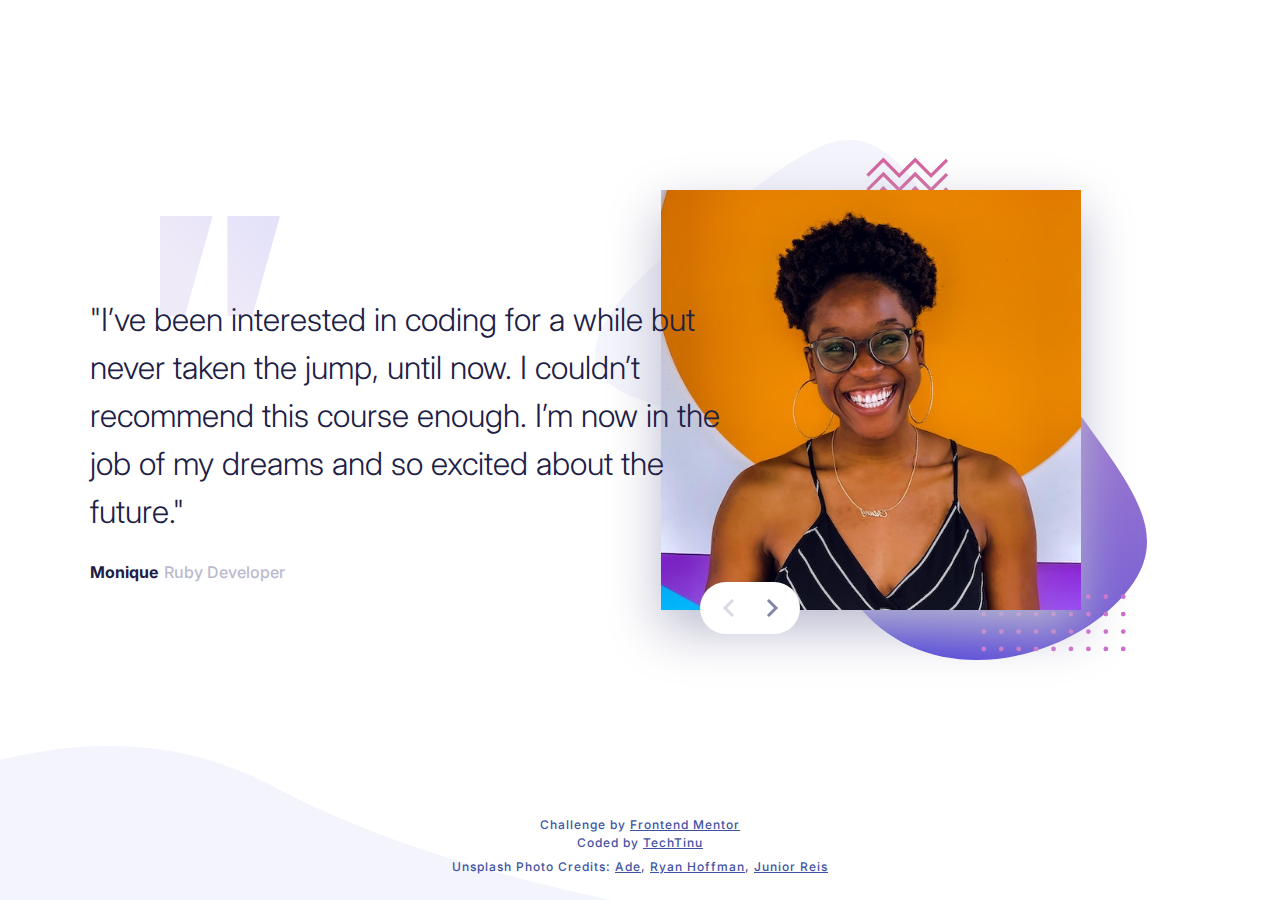
<file: index.html>
<!DOCTYPE html>
<html lang="en">
  <head>
    <meta charset="UTF-8" />
    <!-- displays site properly based on user's device -->
    <meta name="viewport" content="width=device-width, initial-scale=1.0" />
    <link rel="icon" type="image/png" sizes="32x32" href="./assets/images/favicon-32x32.png" />
    <!-- Google Fonts -->
    <link rel="preconnect" href="https://fonts.googleapis.com">
    <link rel="preconnect" href="https://fonts.gstatic.com" crossorigin>
    <link href="https://fonts.googleapis.com/css2?family=Inter:wght@300;500;700&display=swap" rel="stylesheet">    
    <!-- Project Stylesheets -->
    <link rel="stylesheet" href="css/reset.css" />
    <link rel="stylesheet" href="css/style.css" />
    <title>Coding Bootcamp Testimonials Slider | Frontend Mentor</title>
  </head>
  <body>
    <main>
      <header>
        <h1 class="sr-only">Coding Bootcamp Testimonials Slider - A Frontend Mentor Project</h1>
      </header>

      <div class="container">
        <ul>
          <li class="testimonial">
            <div class="testimonial__img">
              <img src="./assets/images/image-monique.jpg" alt="Monique, coding bootcamp student">
            </div>
            <div class="testimonial__body">
              <p class="testimonial__quote">"I’ve been interested in coding for a while but never taken the jump, until now. I couldn’t recommend this course enough. I’m now in the job of my dreams and so excited about the future."</p>
              <div class="testimonial__byline">
                <p class="author">Monique</p>
                <p class="title">Ruby Developer</p>
              </div>
            </div>
          </li>

          <li class="testimonial hide">
            <div class="testimonial__img">
              <img src="./assets/images/image-john.jpg" alt="John, coding bootcamp student">
            </div>
            <div class="testimonial__body">
              <p class="testimonial__quote">"If you want to lay the best foundation possible I’d recommend taking this course. The depth the instructors go into is incredible. I now feel so confident about starting up as a professional developer."</p>
              <div class="testimonial__byline">
                <p class="author">John</p>
                <p class="title">Frontend Developer</p>
              </div>
            </div>
          </li>

          <li class="testimonial hide">
            <div class="testimonial__img">
              <img src="./assets/images/image-tanya.jpg"  alt="Tanya, coding bootcamp student">
            </div>
            <div class="testimonial__body">
              <p class="testimonial__quote">"I’ve been interested in coding for a while but never taken the jump, until now. I couldn’t recommend this course enough. I’m now in the job of my dreams and so excited about the future."</p>
              <div class="testimonial__byline">
                <p class="author">Tanya</p>
                <p class="title">UX Engineer</p>
              </div>
            </div>
          </li>
          
          <li class="testimonial hide">
            <div class="testimonial__img">
              <img src="./assets/images/image-theo.jpg" alt="Theo, coding bootcamp student">
            </div>
            <div class="testimonial__body">
              <p class="testimonial__quote">"If you want to lay the best foundation possible I’d recommend taking this course. The depth the instructors go into is incredible. I now feel so confident about starting up as a professional developer."</p>
              <div class="testimonial__byline">
                <p class="author">Theo</p>
                <p class="title">Software Engineer</p>
              </div>
            </div>
          </li>
          
          <li class="testimonial hide">
            <div class="testimonial__img">
              <img src="./assets/images/image-tammy.jpg" alt="Tammy, coding bootcamp student">
            </div>
            <div class="testimonial__body">
              <p class="testimonial__quote">"I’ve been interested in coding for a while but never taken the jump, until now. I couldn’t recommend this course enough. I’m now in the job of my dreams and so excited about the future."</p>
              <div class="testimonial__byline">
                <p class="author">Tammy</p>
                <p class="title">UI Engineer</p>
              </div>
            </div>
          </li>
        </ul>
        <div class="slider-control">
          <button id="prev" class="disable">
            <img src="./assets/images/icon-prev.svg" alt="">
          </button>
          <button id="next">
            <img src="./assets/images/icon-next.svg" alt="">
          </button>
        </div>
      </div>
    </main>

    <footer class="fm-attribution-row">
      <p class="fm-attribution">Challenge by <a href="https://www.frontendmentor.io/challenges/coding-bootcamp-testimonials-slider-4FNyLA8JL" target="_blank">Frontend Mentor</a></p>
      <p class="fm-attribution">Coded by <a href="https://github.com/tinuola/fm_testimonials-slider" target="_blank">TechTinu</a></p>
      <div class="unsplash-byline">
        <p>Unsplash Photo Credits: 
        </p>
        <p>
          <a href="https://unsplash.com/photos/B0q7eBuXKjA" target="_blank" rel="noopener noreferrer">Ade</a>, 
          <a href="https://unsplash.com/photos/Ft4p5E9HjTQ" target="_blank" rel="noopener noreferrer">Ryan Hoffman</a>,  
          <a href="https://unsplash.com/photos/sx1x4lXBrqc" target="_blank" rel="noopener noreferrer">Junior Reis</a>
        </p>
      </div>

    </footer>
  <script src="js/script.js"></script>
  </body>
</html>
</file>
<file: css/style.css>
:root {
  --dark-blue: hsl(240, 38%, 20%);
  --gray-blue: hsl(240, 18%, 77%);
  --primary-font: 'Inter', sans-serif;
}

body {
  min-height: 100vh;
  text-rendering: optimizeSpeed;
  font-family: var(--primary-font);
  font-size: 2rem;
  font-weight: 500;
  color: var(--dark-blue);
  background-image: url('../assets/images/pattern-curve.svg');
  background-repeat: no-repeat;
  background-position: bottom;
  background-size: contain;
  display: grid;
  grid-template-rows: 1fr auto;
}

@media (min-width: 1024px) {
  body {
    background-size: unset;
    background-position: left bottom;
  }
}

.sr-only {
  clip: rect(1px, 1px, 1px, 1px);
  -webkit-clip-path: inset(50%);
          clip-path: inset(50%);
  height: 1px;
  width: 1px;
  margin: -1px;
  overflow: hidden;
  padding: 0;
  position: absolute;  
}

main {
  padding-left: 1.2rem;
  padding-right: 1.2rem;
}

@media(min-width: 1024px){
  main {
    display: flex;
    justify-content: center;
    align-items: center;
  }
}

.container {
  max-width: 340px;
  width: 100%;
  margin: 2rem auto 0 auto;
  position: relative;
}

@media(min-width: 1024px){
  .container {
    max-width: 900px;
    margin-top: 0;
  } 
}

@media(min-width: 1200px){
  .container {
    max-width: 1100px;
  } 
}

@media(min-width: 1024px){
  .testimonial {
    display: grid;
    grid-template-columns: 1fr 175px 1fr;
    align-items: center;
  }
}

.testimonial__img {
  background-image: url('../assets/images/pattern-bg.svg');
  background-repeat: no-repeat;
  background-position: center 37px;
  background-size: contain;
  height: 400px;
  display: flex;
  justify-content: center;
  align-items: center;
}

@media(min-width: 1024px){
  .testimonial__img {
    background-position: center;
    height: 425px;
    grid-column: 2/4;
  }

  /* Overlap text and image */
  .testimonial__img,
  .testimonial__body {
    grid-row: 1 / 2;
  }
}

@media(min-width: 1200px){
  .testimonial__img {
    background-position: center;
    height: 520px;
  }
}

.testimonial__img img {
  width: 270px;
  margin: 0 auto;
  box-shadow: 0 20px 50px var(--gray-blue);
}

@media(min-width: 1024px){
  .testimonial__img img {
    width: 350px;
  }
}

@media(min-width: 1200px){
  .testimonial__img img {
    width: 420px;
  }
}

.testimonial__body {
  background-image: url('../assets/images/pattern-quotes.svg');
  background-repeat: no-repeat;
  background-position: center -40px;
  padding-top: 2rem;
  font-size: 1.2rem;
  line-height: 1.5;
  text-align: center;
}

@media(min-width: 1024px){
  .testimonial__body {
    text-align: left;
    padding-top: 5rem;
    background-position: 70px 0;
    grid-column: 1/3;
  }
}

.testimonial__quote {
  font-weight: 300;
  line-height: 1.5;
}

@media(min-width: 1024px){
  .testimonial__quote {
    font-size: 1.65rem;
  }
}

@media(min-width: 1200px){
  .testimonial__quote {
    font-size: 2rem;
  }
}

.testimonial__byline {
  margin-top: 2rem;
  font-size: 1rem;
}

@media(min-width: 1024px){
  .testimonial__byline {
    display: flex;
    gap: .35rem;
    margin-top: 1.5rem;
  }
}

.author {
  font-weight: 700;
}

.title {
  color: var(--gray-blue);
}

.slider-control {
  margin-top: 2rem;
  text-align: center;
  font-size: 1.5rem;
  background-color: white;
  width: 100px;
  padding: 1rem;
  border-radius: 2rem;
  margin: 0 auto;
  display: flex;
  justify-content: center;
  gap: 1.25rem;
  /* Centering to container */
  position: absolute;
  top: 49%;
  right: 50%;
  transform: translate(50%,-50%);
}

@media (min-width: 1024px){
  .slider-control {
    top: 90%;
    right: 40%;
  }
}

#prev, #next {
  cursor: pointer;
  border: 0;
  background: transparent;
}

.slider-control img {
  max-width: unset;
}

.hide {
  display: none;
}

.disable {
  opacity: .3;
}

.fm-attribution-row {
  margin-top: 5rem;
  padding-bottom: 1.5rem;
  text-align: center;
}

@media (min-width: 1024px){
  .fm-attribution-row {
    margin-top: 1rem;
  }
}

.fm-attribution,
.unsplash-byline {
  font-size: .75rem;
  letter-spacing: 1px;
  line-height: 1.5;
  /* text-align: center; */
}

.fm-attribution,
.unsplash-byline,
.fm-attribution a,
.unsplash-byline a {
  color: hsl(228, 45%, 44%);
}

  .unsplash-byline {
    margin-top: 0.35rem;
  }


@media (min-width: 1024px){
  .unsplash-byline p {
    display: inline;
  }
}
</file>
